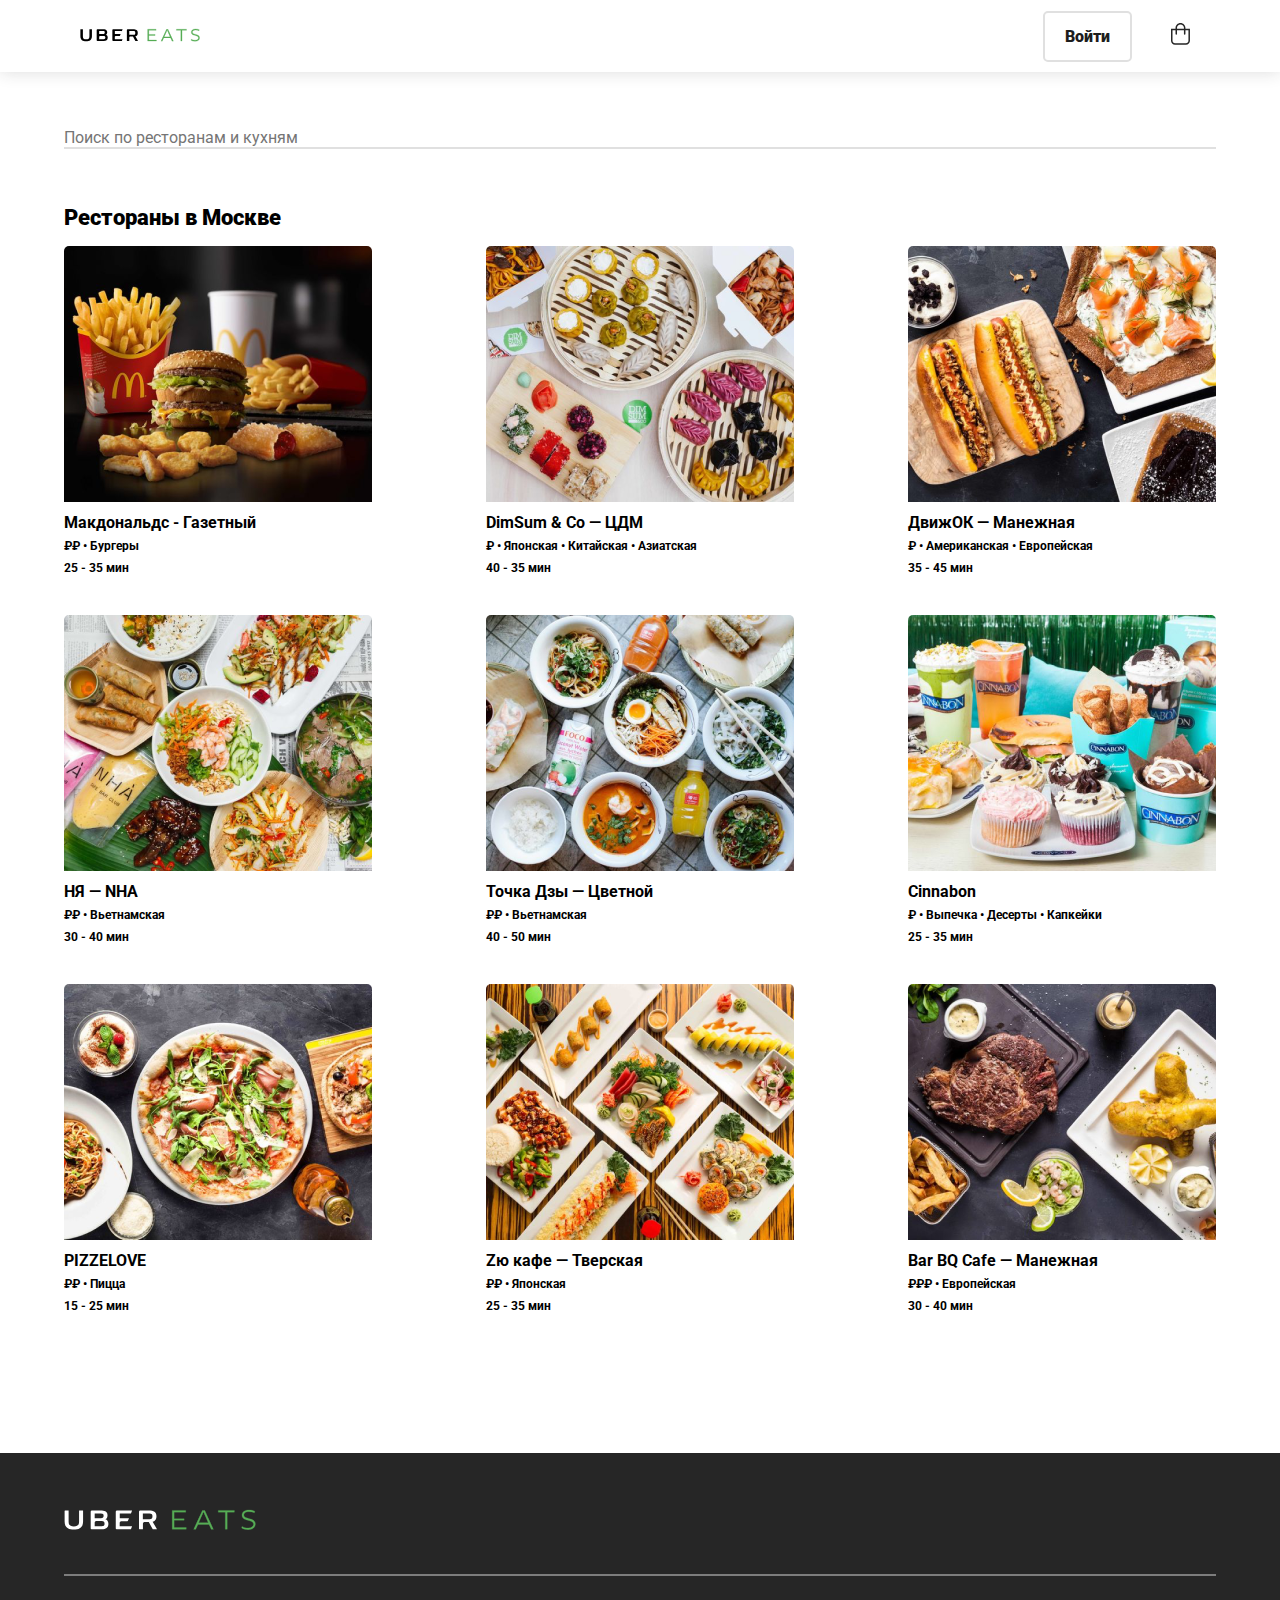
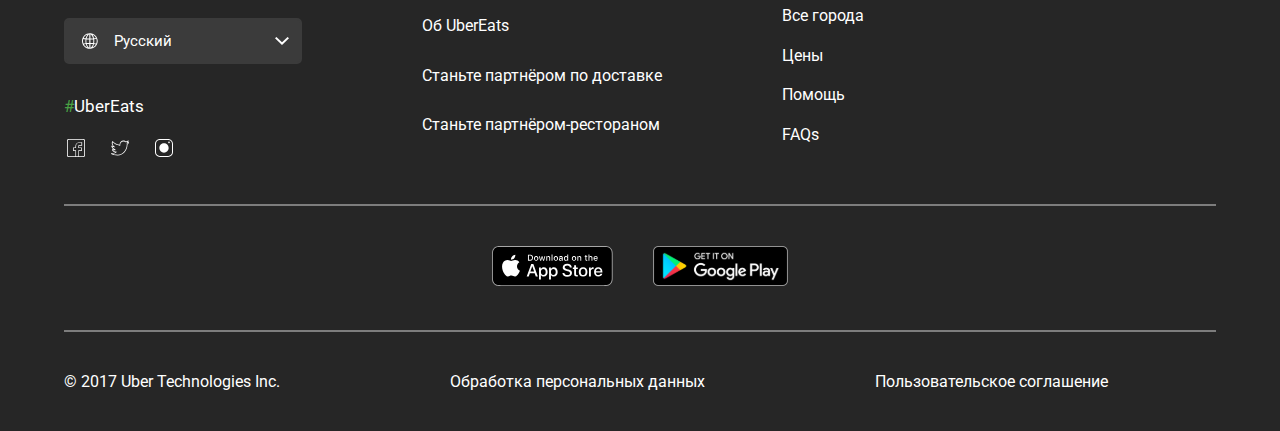
<file: index.html>
<!DOCTYPE html>
<html lang="en">
<head>
    <meta charset="UTF-8">
    <meta http-equiv="X-UA-Compatible" content="IE=edge">
    <meta name="viewport" content="width=device-width, initial-scale=1.0">
    <link rel="stylesheet" href="style.css">
    <title>Document</title>
</head>
<body>
    <header>
        <div class="left">
            <a href="#"><img class="logo" src="images/logo.svg"></a>
        </div>
        <div class="right">
            <a href="#" class="button">Войти</a>
            <a href="#"><img class="bag" src="images/bag.svg"></a>
        </div>
    </header>


    <main>
        <div class="input">
        <input type="text" placeholder="Поиск по ресторанам и кухням">
        </div>
        <div class="content">
            <div class="title">Рестораны в Москве</div>
            <div class="card">
                <a href="second.html"><img class="card-image" src="images/card1.png"></a>
                <div class="card-title">
                    <h4>Макдональдс - Газетный</h4>
                </div>
                <div class="card-text">
                    <h6>₽₽ • Бургеры</h6>
                </div>
                <div class="card-time">
                    <h6>25 - 35 мин</h6>
                </div>
            </div>

            <div class="card">
                <a href="second.html"><img class="card-image" src="images/card2.png"></a>
                <div class="card-title">
                    <h4>DimSum & Co — ЦДМ</h4>
                </div>
                <div class="card-text">
                    <h6>₽ • Японская • Китайская • Азиатская</h6>
                </div>
                <div class="card-time">
                    <h6>40 - 35 мин</h6>
                </div>
            </div>

            <div class="card">
                <a href="second.html"><img class="card-image" src="images/card3.png"></a>
                <div class="card-title">
                    <h4>ДвижОК — Манежная</h4>
                </div>
                <div class="card-text">
                    <h6>₽ • Американская • Европейская</h6>
                </div>
                <div class="card-time">
                    <h6>35 - 45 мин</h6>
                </div>
            </div>

            <div class="card">
                <a href="second.html"><img class="card-image" src="images/card4.png"></a>
                <div class="card-title">
                    <h4>НЯ — NHA</h4>
                </div>
                <div class="card-text">
                    <h6>₽₽ • Вьетнамская</h6>
                </div>
                <div class="card-time">
                    <h6>30 - 40 мин</h6>
                </div>
            </div>

            <div class="card">
                <a href="second.html"><img class="card-image" src="images/card5.png"></a>
                <div class="card-title">
                    <h4>Точка Дзы — Цветной</h4>
                </div>
                <div class="card-text">
                    <h6>₽₽ • Вьетнамская</h6>
                </div>
                <div class="card-time">
                    <h6>40 - 50 мин</h6>
                </div>
            </div>

            <div class="card">
                <a href="second.html"><img class="card-image" src="images/card6.png"></a>
                <div class="card-title">
                    <h4>Cinnabon</h4>
                </div>
                <div class="card-text">
                    <h6>₽ • Выпечка • Десерты • Капкейки</h6>
                </div>
                <div class="card-time">
                    <h6>25 - 35 мин</h6>
                </div>
            </div>

            <div class="card">
                <a href="second.html"><img class="card-image" src="images/card7.png"></a>
                <div class="card-title">
                    <h4>PIZZELOVE</h4>
                </div>
                <div class="card-text">
                    <h6>₽₽ • Пицца</h6>
                </div>
                <div class="card-time">
                    <h6>15 - 25 мин</h6>
                </div>
            </div>

            <div class="card">
                <a href="second.html"><img class="card-image" src="images/card8.png"></a>
                <div class="card-title">
                    <h4>Zю кафе — Тверская</h4>
                </div>
                <div class="card-text">
                    <h6>₽₽ • Японская</h6>
                </div>
                <div class="card-time">
                    <h6>25 - 35 мин</h6>
                </div>
            </div>

            <div class="card">
                <a href="second.html"><img class="card-image" src="images/card9.png"></a>
                <div class="card-title">
                    <h4>Bar BQ Cafe — Манежная</h4>
                </div>
                <div class="card-text">
                    <h6>₽₽₽ • Европейская</h6>
                </div>
                <div class="card-time">
                    <h6>30 - 40 мин</h6>
                </div>
            </div>
        </div>
    </main>


    <footer>
        <div class="inner-footer">
            <img class="footer-logo" src="images/footer-logo.svg">
            <hr color="#7d7d7d">
            <div class="top-footer">
                <div class="left-footer">
                <select>
                    <option>Русский</option>
                    <option>English</option>
                </select>
                <div class="footer-tag"><span id="hashtag">#</span>UberEats</div>
                <div class="social-media">
                    <a href="#"><img class="fc" src="images/facebook.svg"></a>
                    <a href="#"><img class="tr" src="images/twitter.svg"></a>
                    <a href="#"><img class="ig" src="images/instagram.svg"></a>
                </div>
                </div>
                <div class="middle">
                    <a href="#">Об UberEats</a>
                    <a href="#">Станьте партнёром по доставке</a>
                    <a href="#">Станьте партнёром-рестораном</a>
                </div>
                <div class="right-footer">
                    <a href="#">Все города</a>
                    <a href="#">Цены</a>
                    <a href="#">Помощь</a>
                    <a href="#">FAQs</a>
                </div>
            </div>
            <hr color="#7d7d7d">
            <div class="middle-footer">
                <a href="#"><img src="images/appstore.svg"></a>
                <a href="#"><img src="images/googleplay.svg"></a>
            </div>
            <hr color="#7d7d7d">
            <div class="bottom-footer">
                <span>© 2017 Uber Technologies Inc.</span>
                <a href="#">Обработка персональных данных</a>
                <a href="#">Пользовательское соглашение</a>
            </div>
        </div>
    </footer>
</body>
</html>
</file>
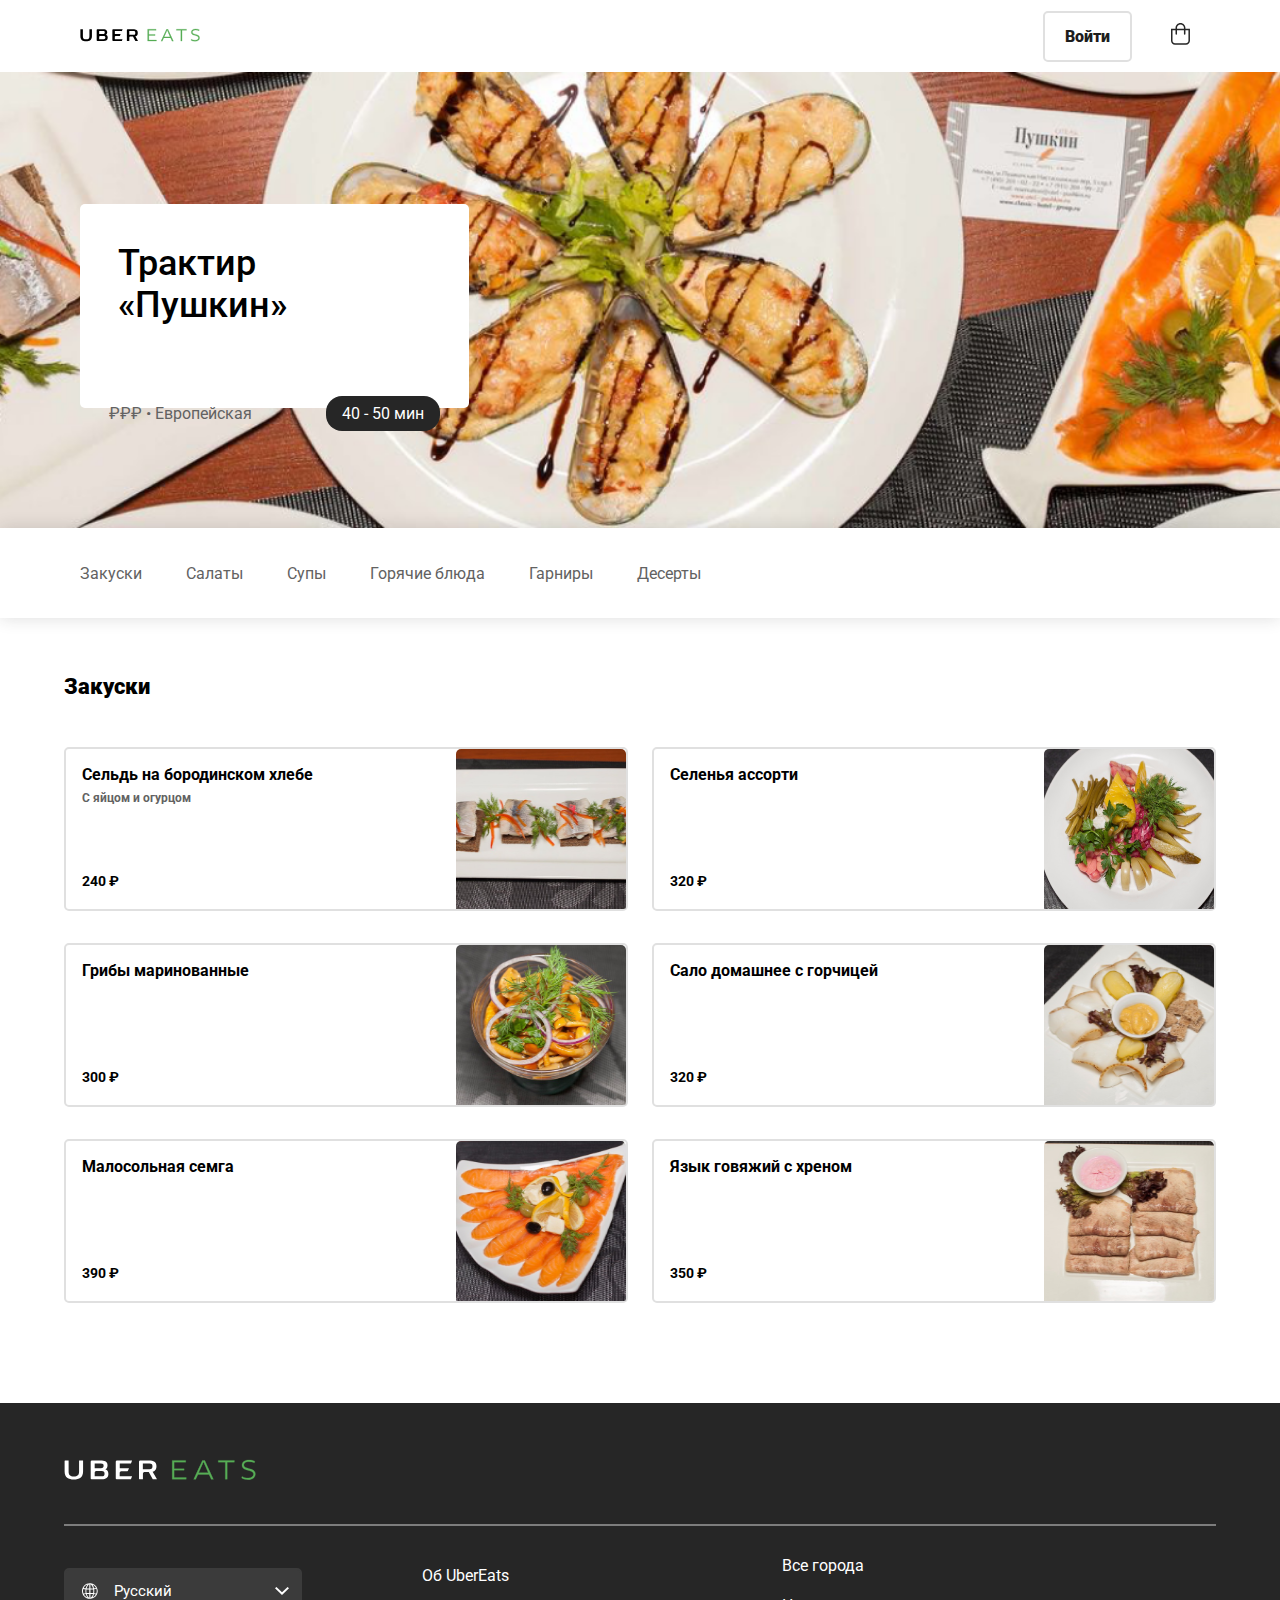
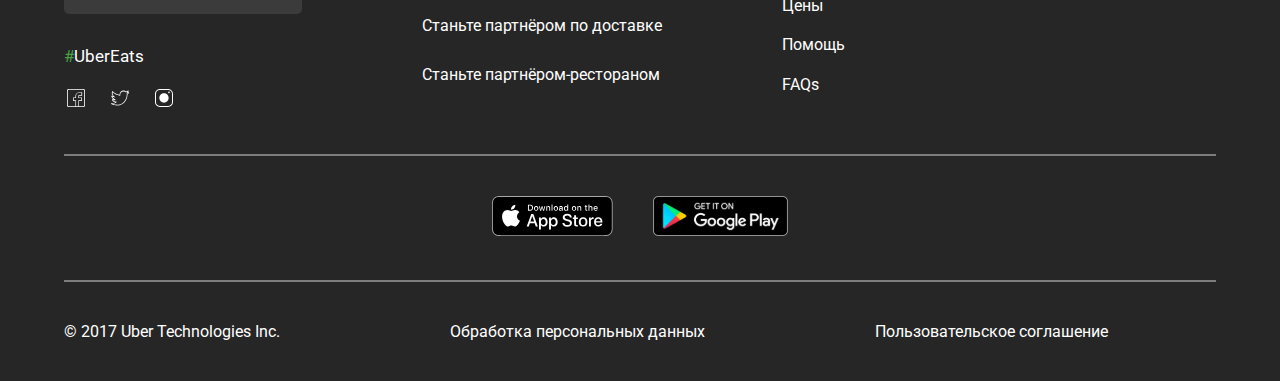
<file: second.html>
<!DOCTYPE html>
<html lang="en">
<head>
    <meta charset="UTF-8">
    <meta http-equiv="X-UA-Compatible" content="IE=edge">
    <meta name="viewport" content="width=device-width, initial-scale=1.0">
    <link rel="stylesheet" href="style2.css">
    <title>Uber Eats</title>
</head>
<body>
    <header>
        <div class="left">
            <a href="index.html"><img class="logo" src="images/logo.svg"></a>
        </div>
        <div class="right">
            <a href="#" class="button">Войти</a>
            <a href="#"><img class="bag" src="images/bag.svg"></a>
        </div>
    </header>


    <main>
        <div class="background">
            <div class="block">
                <div class="block-title">Трактир «Пушкин»</div>
                <div class="bottom-block">
                    <h4 class="left-block">₽₽₽ • Европейская&nbsp;</h4>
                    <h4 class="right-block">40 - 50 мин</h4>
                </div>
            </div>
        </div>

        <div class="nav-content">
            <a href="#">Закуски&nbsp;</a>
            <a href="#">Салаты&nbsp;</a>
            <a href="#">Супы&nbsp;</a>
            <a href="#">Горячие блюда&nbsp;</a>
            <a href="#">Гарниры&nbsp;</a>
            <a href="#">Десерты&nbsp;</a>
        </div>
        <div class="content-second">
            <div class="title">Закуски</div>
            <hr color="#757575" class="hr">
            <div class="card-second">
                <div class="left-card">
                <div class="card-title-second">
                    <h4>Сельдь на бородинском хлебе</h4>
                </div>
                <div class="card-text-second">
                    <h6>С яйцом и огурцом</h6>
                </div>
                <div class="card-price-second">
                    <h6>240 ₽</h6>
                </div>
                </div>
                <div class="right-card">
                    <a href="#"><img class="card-image-second" src="images/card-1.png"></a>
                </div>
            </div>

            <div class="card-second">
                <div class="left-card">
                <div class="card-title-second">
                    <h4>Селенья ассорти</h4>
                </div>
                <div class="card-text-second">
                    <h6>&nbsp;</h6>
                </div>
                <div class="card-price-second">
                    <h6>320 ₽</h6>
                </div>
                </div>
                <div class="right-card">
                    <a href="#"><img class="card-image-second" src="images/card-2.png"></a>
                </div>
            </div>

            <div class="card-second">
                <div class="left-card">
                <div class="card-title-second">
                    <h4>Грибы маринованные</h4>
                </div>
                <div class="card-text-second">
                    <h6>&nbsp;</h6>
                </div>
                <div class="card-price-second">
                    <h6>300 ₽</h6>
                </div>
                </div>
                <div class="right-card">
                    <a href="#"><img class="card-image-second" src="images/card-3.png"></a>
                </div>
            </div>

            <div class="card-second">
                <div class="left-card">
                <div class="card-title-second">
                    <h4>Сало домашнее с горчицей</h4>
                </div>
                <div class="card-text-second">
                    <h6>&nbsp;</h6>
                </div>
                <div class="card-price-second">
                    <h6>320 ₽</h6>
                </div>
                </div>
                <div class="right-card">
                    <a href="#"><img class="card-image-second" src="images/card-4.png"></a>
                </div>
            </div>

            <div class="card-second">
                <div class="left-card">
                <div class="card-title-second">
                    <h4>Малосольная семга</h4>
                </div>
                <div class="card-text-second">
                    <h6>&nbsp;</h6>
                </div>
                <div class="card-price-second">
                    <h6>390 ₽</h6>
                </div>
                </div>
                <div class="right-card">
                    <a href="#"><img class="card-image-second" src="images/card-5.png"></a>
                </div>
            </div>

            <div class="card-second">
                <div class="left-card">
                <div class="card-title-second">
                    <h4>Язык говяжий с хреном</h4>
                </div>
                <div class="card-text-second">
                    <h6>&nbsp;</h6>
                </div>
                <div class="card-price-second">
                    <h6>350 ₽</h6>
                </div>
                </div>
                <div class="right-card">
                    <a href="#"><img class="card-image-second" src="images/card-6.png"></a>
                </div>
            </div>
        </div>
    </main>


    <footer>
        <div class="inner-footer">
            <img class="footer-logo" src="images/footer-logo.svg">
            <hr color="#7d7d7d">
            <div class="top-footer">
                <div class="left-footer">
                <select>
                    <option>Русский</option>
                    <option>English</option>
                </select>
                <div class="footer-tag"><span id="hashtag">#</span>UberEats</div>
                <div class="social-media">
                    <a href="#"><img class="fc" src="images/facebook.svg"></a>
                    <a href="#"><img class="tr" src="images/twitter.svg"></a>
                    <a href="#"><img class="ig" src="images/instagram.svg"></a>
                </div>
                </div>
                <div class="middle">
                    <a href="#">Об UberEats</a>
                    <a href="#">Станьте партнёром по доставке</a>
                    <a href="#">Станьте партнёром-рестораном</a>
                </div>
                <div class="right-footer">
                    <a href="#">Все города</a>
                    <a href="#">Цены</a>
                    <a href="#">Помощь</a>
                    <a href="#">FAQs</a>
                </div>
            </div>
            <hr color="#7d7d7d">
            <div class="middle-footer">
                <a href="#"><img src="images/appstore.svg"></a>
                <a href="#"><img src="images/googleplay.svg"></a>
            </div>
            <hr color="#7d7d7d">
            <div class="bottom-footer">
                <span>© 2017 Uber Technologies Inc.</span>
                <a href="#">Обработка персональных данных</a>
                <a href="#">Пользовательское соглашение</a>
            </div>
        </div>
    </footer>
</body>
</html>
</file>
<file: style.css>
@import url('https://fonts.googleapis.com/css2?family=Roboto:wght@300&display=swap');

* {
    margin: 0;
    padding: 0;
    font-family: 'Roboto', sans-serif;
}
a {
    text-decoration: none;
    color: #1d1d1d;
}
header {
    display: flex;
    box-shadow: 0px 0px 16px rgba(38, 38, 38, 0.16);
    height: 72px;
    padding: 0 80px;
    justify-content: space-between;
    align-items: center;
}
.left, .right {
    display: flex;
    align-items: center;
    gap: 28px;
}
.button {
    background-color: transparent;
    color: #1d1d1d;
    font-weight: 900;
    border: 2px solid #e0e0e0;
    border-radius: 5px;
    padding: 14px 20px;
    transition: .2s ease-in-out;
}
.button:hover {
    background-color: #e0e0e0;
}
.logo {
    transition: .2s ease-in-out;
}
.logo:hover {
    transform: scale(1.1);
}
.bag {
    transition: .2s ease-in-out;
}
.bag:hover {
    transform: scale(1.1);
}


input {
    display: flex;
    width: 90%;
    border: 0;
    border-bottom: 2px solid #e0e0e0;
    outline: none;
    margin: 56px auto;
    color: #626262;
    font-size: 16px;
}


.content {
    display: flex;
    flex-wrap: wrap;
    justify-content: space-between;
    width: 90%;
    margin: 0 auto;
}
.title {
    font-size: 22px;
    font-weight: 900;
    width: 90%;
    margin-bottom: 16px;
}
.card-image {
    padding-bottom: 7px;
    border-radius: 5px;
    transition: .2s ease-in-out;
}
.card-image:hover {
    transform: scale(1.025);
    filter: brightness(0.5);
}
.card-title {
    font-size: 16px;
    padding-bottom: 7px;
}
.card-text {
    font-size: 18px;
    font-weight: 400;
    padding-bottom: 8px;
}
.card-time {
    font-size: 18px;
    font-weight: 400;
    padding-bottom: 40px;
}


footer {
    height: max-content;
    background-color: #262626;
    margin-top: 100px;
}
.inner-footer {
    width: 90%;
    margin: 0 auto;
}
.footer-logo {
    padding: 56px 0 40px 0;
}
.top-footer {
    display: flex;
    gap: 120px;
    padding-bottom: 40px;
    padding-top: 10px;
}
select {
    font-size: 15px;
    margin: 32px 0;
    color: #fff;
    border: 2px solid #3b3b3b;
    border-radius: 5px;
    padding: 12px 128px 12px 48px;
    appearance: none;
    -webkit-appearance: none;
    outline: none;
    background: url(images/arrow.svg), url(images/world.svg), #3b3b3b;
    background-position: 95%, 16.3px;
    background-repeat: no-repeat, no-repeat;
}
.footer-tag {
    font-size: 17px;
    color: #fff;
    margin-bottom: 20px;
}
#hashtag {
    font-size: 17px;
    color: #49A144;
}
.social-media {
    display: flex;
    gap: 20px;
}
.fc, .tr, .ig {
    transition: .2s ease-in-out;
}
.fc:hover, .tr:hover, .ig:hover {
    transform: scale(1.1);
}
.middle {
    display: flex;
    flex-direction: column;
    justify-content: space-evenly;
}
.middle a {
    color: #fff;
}
.right-footer {
    display: flex;
    flex-direction: column;
    justify-content: space-evenly;
}
.right-footer a {
    color: #fff;
}
.middle-footer {
    display: flex;
    padding: 40px 0;
    justify-content: center;
    gap: 40px;
}
.bottom-footer {
    display: flex;
    padding: 40px 0;
    gap: 170px;
}
.bottom-footer a, span {
    color: #fff;
}



.background {
    height: 364px;
    padding-top: 92px;
    background: url(images/bgsecond.png) center;
    background-size: cover;
}
.nav-content {
    display: flex;
    align-items: center;
    height: 90px;
    margin: 0 auto 56px auto;
    padding: 0 80px;
    gap: 40px;
    box-shadow: 0px 0px 16px rgba(38, 38, 38, 0.16);
}
.nav-content a {
    color: #626262;
    font-size: 16px;
    transition: .2s ease-in-out;
}
.nav-content a:hover {
    color: #3a8537;
}


.content-second {
    display: flex;
    flex-wrap: wrap;
    justify-content: space-between;
    width: 90%;
    margin: 0 auto;
}
.card-second {
    width: 570px;
    height: 160px;
    border: 2px solid #e0e0e0;
    border-radius: 5px;
    display: flex;
    justify-content: space-between;
    margin-top: 32px;
}
.card-image-second {
    display: flex;
    padding-bottom: 7px;
    border-radius: 5px;
    transition: .2s ease-in-out;
}
.card-image-second:hover {
    transform: scale(1.025);
    filter: brightness(0.5);
}
.card-title-second {
    font-size: 16px;
    padding-bottom: 7px;
}
.card-text-second {
    font-size: 18px;
    font-weight: 400;
    padding-bottom: 8px;
    color: #626262;
}
.card-price-second {
    font-size: 21px;
    font-weight: 900;
    padding-top: 60px;
}
.left-card, .right-card {
    display: flex;
    flex-direction: column;
}
.left-card {
    padding: 16px;
}

@media only screen and (max-width: 768px) and (hover: none) {
    header {
        padding: 0 16px;
    }
    .left, .right {
        gap: 25px;
    }
    input {
        width: 95%;
    }
    .content {
        width: 95%;
    }
    .inner-footer {
        width: 95%;
        margin: 0 8px;
    }
    select {
        width: 176px;
        padding: 12px 64px 12px 48px;
    }
    .top-footer {
        gap: 60px;
    }
    .social-media a {
        display: flex;
        justify-content: space-between;
    }
    .middle a {
        font-size: 10px;
    }
    .right-footer a {
        font-size: 10px;
    }
    .middle-footer {
        display: flex;
        justify-content: space-evenly;
        row-gap: 60px;
    }
    .bottom-footer {
        gap: 60px;
    }
}
@media only screen and (max-width: 648px) and (hover: none) {
    header {
        padding: 0 8px;
    }
    .bag {
        display: none;
    }
    input {
        width: 95%;
    }
    .title {
        text-align: center;
    }
    .content {
        width: 95%;
        justify-content: center;
    }
}
@media only screen and (max-width: 450px) and (hover: none) {
    .top-footer {
        display: flex;
        flex-direction: column;
    }
    .middle, .right-footer {
        gap: 23px;
    }
    .bottom-footer {
        display: flex;
        flex-direction: column;
        gap: 24px;
    }
}
</file>
<file: style2.css>
@import url('https://fonts.googleapis.com/css2?family=Roboto:wght@300&display=swap');

* {
    margin: 0;
    padding: 0;
    font-family: 'Roboto', sans-serif;
}
.hr {
    display: none;
}
a {
    text-decoration: none;
    color: #1d1d1d;
}
header {
    display: flex;
    box-shadow: 0px 0px 16px rgba(38, 38, 38, 0.16);
    height: 72px;
    padding: 0 80px;
    justify-content: space-between;
    align-items: center;
}
.left, .right {
    display: flex;
    align-items: center;
    gap: 28px;
}
.button {
    background-color: transparent;
    color: #1d1d1d;
    font-weight: 900;
    border: 2px solid #e0e0e0;
    border-radius: 5px;
    padding: 14px 20px;
    transition: .2s ease-in-out;
}
.button:hover {
    background-color: #e0e0e0;
}
.logo {
    transition: .2s ease-in-out;
}
.logo:hover {
    transform: scale(1.1);
}
.bag {
    transition: .2s ease-in-out;
}
.bag:hover {
    transform: scale(1.1);
}


input {
    display: flex;
    width: 90%;
    border: 0;
    border-bottom: 2px solid #e0e0e0;
    outline: none;
    margin: 56px auto;
    color: #626262;
    font-size: 16px;
}


.content {
    display: flex;
    flex-wrap: wrap;
    justify-content: space-between;
    width: 90%;
    margin: 0 auto;
}
.title {
    font-size: 22px;
    font-weight: 900;
    width: 90%;
    margin-bottom: 16px;
}
.card-image {
    padding-bottom: 7px;
    border-radius: 5px;
    transition: .2s ease-in-out;
}
.card-image:hover {
    transform: scale(1.025);
    filter: brightness(0.5);
}
.card-title {
    font-size: 16px;
    padding-bottom: 7px;
}
.card-text {
    font-size: 18px;
    font-weight: 400;
    padding-bottom: 8px;
}
.card-time {
    font-size: 18px;
    font-weight: 400;
    padding-bottom: 40px;
}


footer {
    height: max-content;
    background-color: #262626;
    margin-top: 100px;
}
.inner-footer {
    width: 90%;
    margin: 0 auto;
}
.footer-logo {
    padding: 56px 0 40px 0;
}
.top-footer {
    display: flex;
    gap: 120px;
    padding-bottom: 40px;
    padding-top: 10px;
}
select {
    font-size: 15px;
    margin: 32px 0;
    color: #fff;
    border: 2px solid #3b3b3b;
    border-radius: 5px;
    padding: 12px 128px 12px 48px;
    appearance: none;
    outline: none;
    background: url(images/arrow.svg), url(images/world.svg), #3b3b3b;
    background-position: 95%, 16.3px;
    background-repeat: no-repeat, no-repeat;
}
.footer-tag {
    font-size: 17px;
    color: #fff;
    margin-bottom: 20px;
}
#hashtag {
    font-size: 17px;
    color: #49A144;
}
.social-media {
    display: flex;
    gap: 20px;
}
.fc, .tr, .ig {
    transition: .2s ease-in-out;
}
.fc:hover, .tr:hover, .ig:hover {
    transform: scale(1.1);
}
.middle {
    display: flex;
    flex-direction: column;
    justify-content: space-evenly;
}
.middle a {
    color: #fff;
}
.right-footer {
    display: flex;
    flex-direction: column;
    justify-content: space-evenly;
}
.right-footer a {
    color: #fff;
}
.middle-footer {
    display: flex;
    padding: 40px 0;
    justify-content: center;
    gap: 40px;
}
.bottom-footer {
    display: flex;
    padding: 40px 0;
    gap: 170px;
}
.bottom-footer a, span {
    color: #fff;
}



.background {
    height: 364px;
    padding-top: 92px;
    background: url(images/bgsecond.png) center;
    background-size: cover;
}
.nav-content {
    display: flex;
    align-items: center;
    height: 90px;
    margin: 0 auto 56px auto;
    padding: 0 80px;
    gap: 40px;
    box-shadow: 0px 0px 16px rgba(38, 38, 38, 0.16);
}
.nav-content a {
    color: #626262;
    font-size: 16px;
    transition: .2s ease-in-out;
}
.nav-content a:hover {
    color: #3a8537;
}


.content-second {
    display: flex;
    flex-wrap: wrap;
    justify-content: space-between;
    width: 90%;
    margin: 0 auto;
}
.card-second {
    width: 570px;
    height: 160px;
    border: 2px solid #e0e0e0;
    border-radius: 5px;
    display: flex;
    justify-content: space-between;
    margin-top: 32px;
}
.card-image-second {
    display: flex;
    padding-bottom: 7px;
    border-radius: 5px;
    transition: .2s ease-in-out;
}
.card-image-second:hover {
    transform: scale(1.025);
    filter: brightness(0.5);
}
.card-title-second {
    font-size: 16px;
    padding-bottom: 7px;
}
.card-text-second {
    font-size: 18px;
    font-weight: 400;
    padding-bottom: 8px;
    color: #626262;
}
.card-price-second {
    font-size: 21px;
    font-weight: 900;
    padding-top: 60px;
}
.left-card, .right-card {
    display: flex;
    flex-direction: column;
}
.left-card {
    padding: 16px;
}
.block {
    display: flex;
    flex-direction: column;
    align-items: center;
    width: 389px;
    height: 204px;
    background-color: #fff;
    margin: 40px 0 40px 80px;
    border-radius: 5px;
}
.block-title {
    font-size: 36px;
    font-weight: 500;
    padding: 38px 38px 0 38px;
}
.bottom-block {
    display: flex;
    align-items: center;
    gap: 70px;
    padding-top: 70px;
}
.left-block {
    color: #626262;
    font-weight: 400;
}
.right-block {
    background-color: #262626;
    color: #fff;
    border-radius: 16px;
    padding: 8px 16px;
    font-weight: 400;
}

@media only screen and (max-width: 1280px) {
    .card-second {
        width: 560px;
    }
}
@media only screen and (max-width: 1260px) {
    .card-second {
        width: 540px;
    }
}
@media only screen and (max-width: 1240px)  {
    .card-second {
        width: 520px;
    }
}
@media only screen and (max-width: 1220px)  {
    .card-second {
        width: 500px;
    }
}
@media only screen and (max-width: 1170px)  {
    .card-second {
        width: 490px;
    }
}
@media only screen and (max-width: 1140px)  {
    .card-second {
        width: 480px;
    }
}
@media only screen and (max-width: 1090px)  {
    .card-second {
        width: 470px;
    }
}
@media only screen and (max-width: 1070px)  {
    .card-second {
        width: 450px;
    }
}
@media only screen and (max-width: 1020px)  {
    .card-second {
        width: 440px;
    }
}
@media only screen and (max-width: 1000px)  {
    .card-second {
        width: 430px;
    }
}
@media only screen and (max-width: 970px)  {
    .card-second {
        width: 420px;
    }
}
@media only screen and (max-width: 950px)  {
    .card-second {
        width: 410px;
    }
}
@media only screen and (max-width: 930px)  {
    .card-second {
        width: 390px;
    }
}
@media only screen and (max-width: 880px)  {
    .card-second {
        width: 370px;
    }
    .inner-footer {
        width: 95%;
        margin: 0 8px;
    }
    select {
        width: 176px;
        padding: 12px 64px 12px 48px;
    }
    .top-footer {
        gap: 60px;
    }
    .bottom-footer {
        gap: 60px;
    }
}
@media only screen and (max-width: 840px) and (hover: none) {
    .card-second {
        width: 350px;
    }
    .inner-footer {
        width: 95%;
        margin: 0 8px;
    }
    select {
        width: 176px;
        padding: 12px 64px 12px 48px;
    }
    .top-footer {
        gap: 60px;
    }
    .bottom-footer {
        gap: 60px;
    }
}
@media only screen and (max-width: 790px) and (hover: none) {
    .card-second {
        width: 340px;
    }
    .inner-footer {
        width: 95%;
        margin: 0 8px;
    }
    select {
        width: 176px;
        padding: 12px 64px 12px 48px;
    }
    .top-footer {
        gap: 60px;
    }
    .bottom-footer {
        gap: 60px;
    }
}
@media only screen and (max-width: 768px) and (hover: none) {
    header {
        padding: 0 16px;
    }
    .left, .right {
        gap: 25px;
    }
    input {
        width: 95%;
    }
    .content-second {
        width: 95%;
    }
    .card-second {
        width: 100%;
    }
    .inner-footer {
        width: 95%;
        margin: 0 8px;
    }
    select {
        width: 176px;
        padding: 12px 64px 12px 48px;
        appearance: none;
        -webkit-appearance: none;
    }
    .top-footer {
        gap: 60px;
    }
     .top-footer a {
        gap: 60px;
        padding-top: 10px;
    }
    .middle-footer {
        display: flex;
        justify-content: space-evenly;
        row-gap: 60px;
    }
    .bottom-footer {
        gap: 60px;
    }
    .bottom-footer a {
        gap: 60px;
        padding-top: 10px;
    }
    .block {
        margin: 40px 0 40px 40px;
    }
    .background {
        background: url(images/bgsecond-tablet.png) center;
        background-size: cover;
    }
}
@media only screen and (max-width: 648px) and (hover: none) {
header {
    padding: 0 8px;
}
.bag {
    display: none;
}
input {
    width: 95%;
}
.title {
    text-align: center;
}
.content {
    width: 95%;
    justify-content: center;
    }
}
@media only screen and (max-width: 600px) and (hover: none) {
    .nav-content {
        padding: 0 20px;
    }
    .top-footer {
        display: flex;
        flex-direction: column;
    }
    .middle, .right-footer {
        gap: 23px;
    }
    .bottom-footer {
        display: flex;
        flex-direction: column;
        gap: 24px;
    }
}
@media only screen and (max-width: 450px) and (hover: none) {
    .nav-content {
        display: none;
    }
    .background {
        height: 280px;
        background: url(images/bgsecond-mobile.png) center;
        background-size: cover;
    }
    .block {
        margin: 100px auto;
        box-shadow: 0px 0px 16px rgba(117, 117, 117, 0.2);
    }
    .bottom-block {
        display: flex;
        flex-direction: column;
        align-items: center;
        gap: 15px;
        padding-top: 30px;
    }
    .title {
        width: 100%;
        text-align: center;
        margin: 112px 0 18px 0;
    }
    .hr {
        display: block;
        width: 50px;
        margin: 0 auto 26px auto;
    }
    .card-second {
        border: 0 0 2px 0;
    }
    .left-card {
        width: 85%;
        white-space: nowrap;
        overflow: hidden;
    }
    .top-footer {
        display: flex;
        flex-direction: column;
    }
    .middle, .right-footer {
        gap: 23px;
    }
    .bottom-footer {
        display: flex;
        flex-direction: column;
        gap: 24px;
    }
}
</file>
